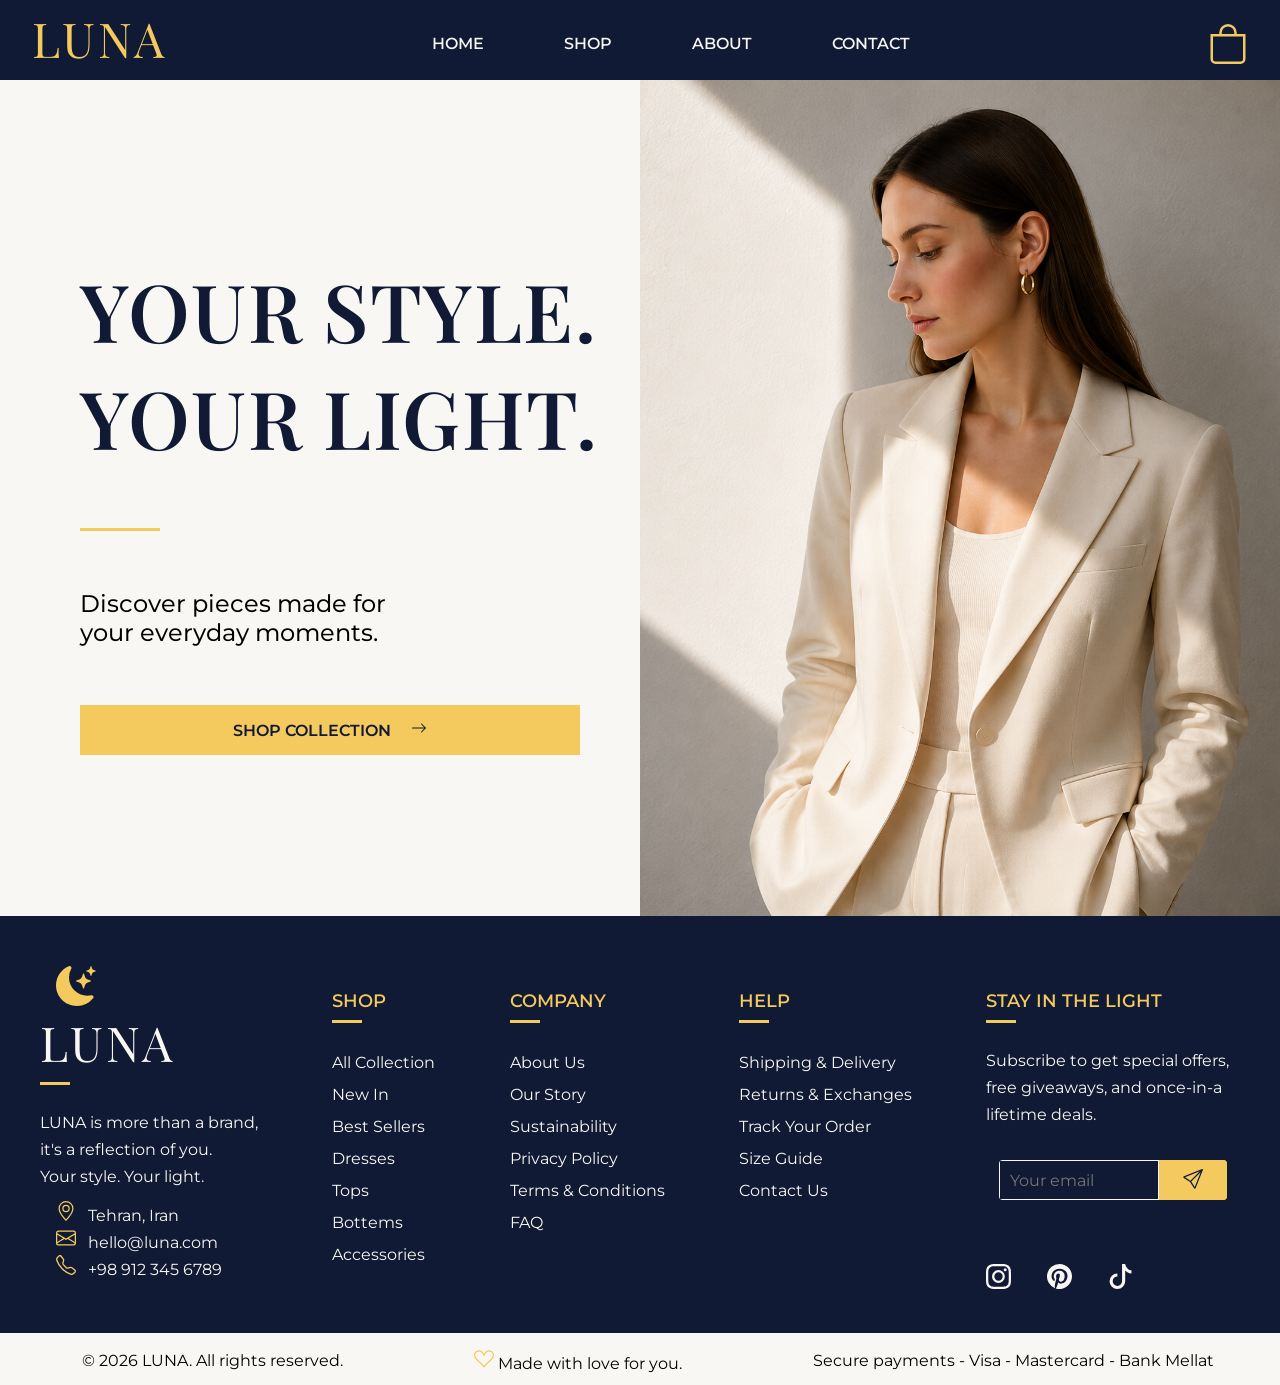
<file: index.html>
<!DOCTYPE html>
<html lang="en">
<head>
    <meta charset="UTF-8">
    <meta name="viewport" content="width=device-width, initial-scale=1.0">
    <title>LUNA</title>
    <link rel="stylesheet" href="style.css">
</head>
<body>
    <header>
        <nav class="navbar">
            <a href="index.html">LUNA</a>
            <a href="#">
                <svg xmlns="http://www.w3.org/2000/svg" width="16" height="16" fill="currentColor" class="bi bi-bag" viewBox="0 0 16 16">
                    <path d="M8 1a2.5 2.5 0 0 1 2.5 2.5V4h-5v-.5A2.5 2.5 0 0 1 8 1m3.5 3v-.5a3.5 3.5 0 1 0-7 0V4H1v10a2 2 0 0 0 2 2h10a2 2 0 0 0 2-2V4zM2 5h12v9a1 1 0 0 1-1 1H3a1 1 0 0 1-1-1z"/>
                </svg>
            </a>
            <ul class="nav-links">
                <li><a href="index.html">HOME</a></li>
                <li><a href="shop.html">SHOP</a></li>
                <li><a href="about.html">ABOUT</a></li>
                <li><a href="contact.html">CONTACT</a></li>
            </ul>
        </nav>
    </header>
<main class="main">
    <section class="hero">
        <div class="hero-content">
            <h1>YOUR STYLE.<br>YOUR LIGHT.</h1>
            <hr>
            <p>Discover pieces made for<br>your everyday moments.</p>
            <button type="button" class="button"><a href="card.html">SHOP COLLECTION <svg xmlns="http://www.w3.org/2000/svg" width="16" height="16" fill="currentColor" class="bi bi-arrow-right" viewBox="0 0 16 16">
  <path fill-rule="evenodd" d="M1 8a.5.5 0 0 1 .5-.5h11.793l-3.147-3.146a.5.5 0 0 1 .708-.708l4 4a.5.5 0 0 1 0 .708l-4 4a.5.5 0 0 1-.708-.708L13.293 8.5H1.5A.5.5 0 0 1 1 8"/>
</svg></a></button>
        </div>
        <br>
        <img src="./tool/507000af-eecb-46dc-9152-a35c69cf5ebc.png" alt="cream blazer">
    </section>
</main>
    <footer class="footer">
        <div class="footer-main">
            <div class="brand">
                <svg xmlns="http://www.w3.org/2000/svg" width="16" height="16" fill="currentColor" class="bi bi-moon-stars-fill" viewBox="0 0 16 16">
                    <path d="M6 .278a.77.77 0 0 1 .08.858 7.2 7.2 0 0 0-.878 3.46c0 4.021 3.278 7.277 7.318 7.277q.792-.001 1.533-.16a.79.79 0 0 1 .81.316.73.73 0 0 1-.031.893A8.35 8.35 0 0 1 8.344 16C3.734 16 0 12.286 0 7.71 0 4.266 2.114 1.312 5.124.06A.75.75 0 0 1 6 .278"/>
                    <path d="M10.794 3.148a.217.217 0 0 1 .412 0l.387 1.162c.173.518.579.924 1.097 1.097l1.162.387a.217.217 0 0 1 0 .412l-1.162.387a1.73 1.73 0 0 0-1.097 1.097l-.387 1.162a.217.217 0 0 1-.412 0l-.387-1.162A1.73 1.73 0 0 0 9.31 6.593l-1.162-.387a.217.217 0 0 1 0-.412l1.162-.387a1.73 1.73 0 0 0 1.097-1.097zM13.863.099a.145.145 0 0 1 .274 0l.258.774c.115.346.386.617.732.732l.774.258a.145.145 0 0 1 0 .274l-.774.258a1.16 1.16 0 0 0-.732.732l-.258.774a.145.145 0 0 1-.274 0l-.258-.774a1.16 1.16 0 0 0-.732-.732l-.774-.258a.145.145 0 0 1 0-.274l.774-.258c.346-.115.617-.386.732-.732z"/>
                </svg>
                <h2>LUNA</h2>
                <hr>
                <p>LUNA is more than a brand,</p>
                <p>it's a reflection of you.</p>
                <p>Your style. Your light.</p>
                <div class="contact">
                    <div>
                        <svg xmlns="http://www.w3.org/2000/svg" width="16" height="16" fill="currentColor" class="bi bi-geo-alt" viewBox="0 0 16 16">
                        <path d="M12.166 8.94c-.524 1.062-1.234 2.12-1.96 3.07A32 32 0 0 1 8 14.58a32 32 0 0 1-2.206-2.57c-.726-.95-1.436-2.008-1.96-3.07C3.304 7.867 3 6.862 3 6a5 5 0 0 1 10 0c0 .862-.305 1.867-.834 2.94M8 16s6-5.686 6-10A6 6 0 0 0 2 6c0 4.314 6 10 6 10"/>
                        <path d="M8 8a2 2 0 1 1 0-4 2 2 0 0 1 0 4m0 1a3 3 0 1 0 0-6 3 3 0 0 0 0 6"/>
                        </svg>
                        <a href="#" class="location">Tehran, Iran</a>
                    </div>
                    <div class="email">
                        <svg xmlns="http://www.w3.org/2000/svg" width="16" height="16" fill="currentColor" class="bi bi-envelope" viewBox="0 0 16 16">
                        <path d="M0 4a2 2 0 0 1 2-2h12a2 2 0 0 1 2 2v8a2 2 0 0 1-2 2H2a2 2 0 0 1-2-2zm2-1a1 1 0 0 0-1 1v.217l7 4.2 7-4.2V4a1 1 0 0 0-1-1zm13 2.383-4.708 2.825L15 11.105zm-.034 6.876-5.64-3.471L8 9.583l-1.326-.795-5.64 3.47A1 1 0 0 0 2 13h12a1 1 0 0 0 .966-.741M1 11.105l4.708-2.897L1 5.383z"/>
                        </svg>
                        <a href="#">hello@luna.com</a>
                    </div>
                    <div class="number">
                        <svg xmlns="http://www.w3.org/2000/svg" width="16" height="16" fill="currentColor" class="bi bi-telephone" viewBox="0 0 16 16">
                        <path d="M3.654 1.328a.678.678 0 0 0-1.015-.063L1.605 2.3c-.483.484-.661 1.169-.45 1.77a17.6 17.6 0 0 0 4.168 6.608 17.6 17.6 0 0 0 6.608 4.168c.601.211 1.286.033 1.77-.45l1.034-1.034a.678.678 0 0 0-.063-1.015l-2.307-1.794a.68.68 0 0 0-.58-.122l-2.19.547a1.75 1.75 0 0 1-1.657-.459L5.482 8.062a1.75 1.75 0 0 1-.46-1.657l.548-2.19a.68.68 0 0 0-.122-.58zM1.884.511a1.745 1.745 0 0 1 2.612.163L6.29 2.98c.329.423.445.974.315 1.494l-.547 2.19a.68.68 0 0 0 .178.643l2.457 2.457a.68.68 0 0 0 .644.178l2.189-.547a1.75 1.75 0 0 1 1.494.315l2.306 1.794c.829.645.905 1.87.163 2.611l-1.034 1.034c-.74.74-1.846 1.065-2.877.702a18.6 18.6 0 0 1-7.01-4.42 18.6 18.6 0 0 1-4.42-7.009c-.362-1.03-.037-2.137.703-2.877z"/>
                        </svg>
                        <a href="#">+98 912 345 6789</a>
                    </div>
                </div>
            </div>
            <div class="shop-links">
                <h3>SHOP</h3>
                <hr>
                <ul>
                    <li><a href="#">All Collection</a></li>
                    <li><a href="#">New In</a></li>
                    <li><a href="#">Best Sellers</a></li>
                    <li><a href="#">Dresses</a></li>
                    <li><a href="#">Tops</a></li>
                    <li><a href="#">Bottems</a></li>
                    <li><a href="#">Accessories</a></li>
                </ul>
            </div>
            <div class="company-links">
                <h3>COMPANY</h3>
                <hr>
                <ul>
                    <li><a href="#">About Us</a></li>
                    <li><a href="#">Our Story</a></li>
                    <li><a href="#">Sustainability</a></li>
                    <li><a href="#">Privacy Policy</a></li>
                    <li><a href="#">Terms & Conditions</a></li>
                    <li><a href="#">FAQ</a></li>
                </ul>
            </div>
            <div class="help-links">
                <h3>HELP</h3>
                <hr>
                <ul>
                    <li><a href="#">Shipping & Delivery</a></li>
                    <li><a href="#">Returns & Exchanges</a></li>
                    <li><a href="#">Track Your Order</a></li>
                    <li><a href="#">Size Guide</a></li>
                    <li><a href="#">Contact Us</a></li>
                </ul>
            </div>
            <div class="newsletter">
                <h3>STAY IN THE LIGHT</h3>
                <hr>
                <p>Subscribe to get special offers,</p>
                <p>free giveaways, and once-in-a</p>
                <p>lifetime deals.</p>
                    <form class="send-email"><input type="email" placeholder="Your email">
                    <button type="submit">
                    <svg xmlns="http://www.w3.org/2000/svg" width="16" height="16" fill="currentColor" class="bi bi-send" viewBox="0 0 16 16">
                    <path d="M15.854.146a.5.5 0 0 1 .11.54l-5.819 14.547a.75.75 0 0 1-1.329.124l-3.178-4.995L.643 7.184a.75.75 0 0 1 .124-1.33L15.314.037a.5.5 0 0 1 .54.11ZM6.636 10.07l2.761 4.338L14.13 2.576zm6.787-8.201L1.591 6.602l4.339 2.76z"/>
                    </svg>
                    </button></form>
                <div class="app">
                    <a href="#"><svg xmlns="http://www.w3.org/2000/svg" width="16" height="16" fill="currentColor" class="bi bi-instagram" viewBox="0 0 16 16">
  <path d="M8 0C5.829 0 5.556.01 4.703.048 3.85.088 3.269.222 2.76.42a3.9 3.9 0 0 0-1.417.923A3.9 3.9 0 0 0 .42 2.76C.222 3.268.087 3.85.048 4.7.01 5.555 0 5.827 0 8.001c0 2.172.01 2.444.048 3.297.04.852.174 1.433.372 1.942.205.526.478.972.923 1.417.444.445.89.719 1.416.923.51.198 1.09.333 1.942.372C5.555 15.99 5.827 16 8 16s2.444-.01 3.298-.048c.851-.04 1.434-.174 1.943-.372a3.9 3.9 0 0 0 1.416-.923c.445-.445.718-.891.923-1.417.197-.509.332-1.09.372-1.942C15.99 10.445 16 10.173 16 8s-.01-2.445-.048-3.299c-.04-.851-.175-1.433-.372-1.941a3.9 3.9 0 0 0-.923-1.417A3.9 3.9 0 0 0 13.24.42c-.51-.198-1.092-.333-1.943-.372C10.443.01 10.172 0 7.998 0zm-.717 1.442h.718c2.136 0 2.389.007 3.232.046.78.035 1.204.166 1.486.275.373.145.64.319.92.599s.453.546.598.92c.11.281.24.705.275 1.485.039.843.047 1.096.047 3.231s-.008 2.389-.047 3.232c-.035.78-.166 1.203-.275 1.485a2.5 2.5 0 0 1-.599.919c-.28.28-.546.453-.92.598-.28.11-.704.24-1.485.276-.843.038-1.096.047-3.232.047s-2.39-.009-3.233-.047c-.78-.036-1.203-.166-1.485-.276a2.5 2.5 0 0 1-.92-.598 2.5 2.5 0 0 1-.6-.92c-.109-.281-.24-.705-.275-1.485-.038-.843-.046-1.096-.046-3.233s.008-2.388.046-3.231c.036-.78.166-1.204.276-1.486.145-.373.319-.64.599-.92s.546-.453.92-.598c.282-.11.705-.24 1.485-.276.738-.034 1.024-.044 2.515-.045zm4.988 1.328a.96.96 0 1 0 0 1.92.96.96 0 0 0 0-1.92m-4.27 1.122a4.109 4.109 0 1 0 0 8.217 4.109 4.109 0 0 0 0-8.217m0 1.441a2.667 2.667 0 1 1 0 5.334 2.667 2.667 0 0 1 0-5.334"/>
</svg></a>
                    <a href="#"><svg xmlns="http://www.w3.org/2000/svg" width="16" height="16" fill="currentColor" class="bi bi-pinterest" viewBox="0 0 16 16">
  <path d="M8 0a8 8 0 0 0-2.915 15.452c-.07-.633-.134-1.606.027-2.297.146-.625.938-3.977.938-3.977s-.239-.479-.239-1.187c0-1.113.645-1.943 1.448-1.943.682 0 1.012.512 1.012 1.127 0 .686-.437 1.712-.663 2.663-.188.796.4 1.446 1.185 1.446 1.422 0 2.515-1.5 2.515-3.664 0-1.915-1.377-3.254-3.342-3.254-2.276 0-3.612 1.707-3.612 3.471 0 .688.265 1.425.595 1.826a.24.24 0 0 1 .056.23c-.061.252-.196.796-.222.907-.035.146-.116.177-.268.107-1-.465-1.624-1.926-1.624-3.1 0-2.523 1.834-4.84 5.286-4.84 2.775 0 4.932 1.977 4.932 4.62 0 2.757-1.739 4.976-4.151 4.976-.811 0-1.573-.421-1.834-.919l-.498 1.902c-.181.695-.669 1.566-.995 2.097A8 8 0 1 0 8 0"/>
</svg></a>
                    <a href="#"><svg xmlns="http://www.w3.org/2000/svg" width="16" height="16" fill="currentColor" class="bi bi-tiktok" viewBox="0 0 16 16">
  <path d="M9 0h1.98c.144.715.54 1.617 1.235 2.512C12.895 3.389 13.797 4 15 4v2c-1.753 0-3.07-.814-4-1.829V11a5 5 0 1 1-5-5v2a3 3 0 1 0 3 3z"/>
</svg></a>
                </div>
            </div>
        </div>
        <div class="footer-bottom">
            <p>© 2026 LUNA. All rights reserved.</p>
            <p><svg xmlns="http://www.w3.org/2000/svg" width="16" height="16" fill="currentColor" class="bi bi-suit-heart" viewBox="0 0 16 16">
            <path d="m8 6.236-.894-1.789c-.222-.443-.607-1.08-1.152-1.595C5.418 2.345 4.776 2 4 2 2.324 2 1 3.326 1 4.92c0 1.211.554 2.066 1.868 3.37.337.334.721.695 1.146 1.093C5.122 10.423 6.5 11.717 8 13.447c1.5-1.73 2.878-3.024 3.986-4.064.425-.398.81-.76 1.146-1.093C14.446 6.986 15 6.131 15 4.92 15 3.326 13.676 2 12 2c-.777 0-1.418.345-1.954.852-.545.515-.93 1.152-1.152 1.595zm.392 8.292a.513.513 0 0 1-.784 0c-1.601-1.902-3.05-3.262-4.243-4.381C1.3 8.208 0 6.989 0 4.92 0 2.755 1.79 1 4 1c1.6 0 2.719 1.05 3.404 2.008.26.365.458.716.596.992a7.6 7.6 0 0 1 .596-.992C9.281 2.049 10.4 1 12 1c2.21 0 4 1.755 4 3.92 0 2.069-1.3 3.288-3.365 5.227-1.193 1.12-2.642 2.48-4.243 4.38z"/>
            </svg>  Made with love for you.</p>
            <div class="payment-methods">
                <span>Secure payments -</span>
                <span>Visa -</span>
                <span>Mastercard -</span>
                <span>Bank Mellat</span>
            </div>
        </div>
    </footer>
</body>
</html>
</file>
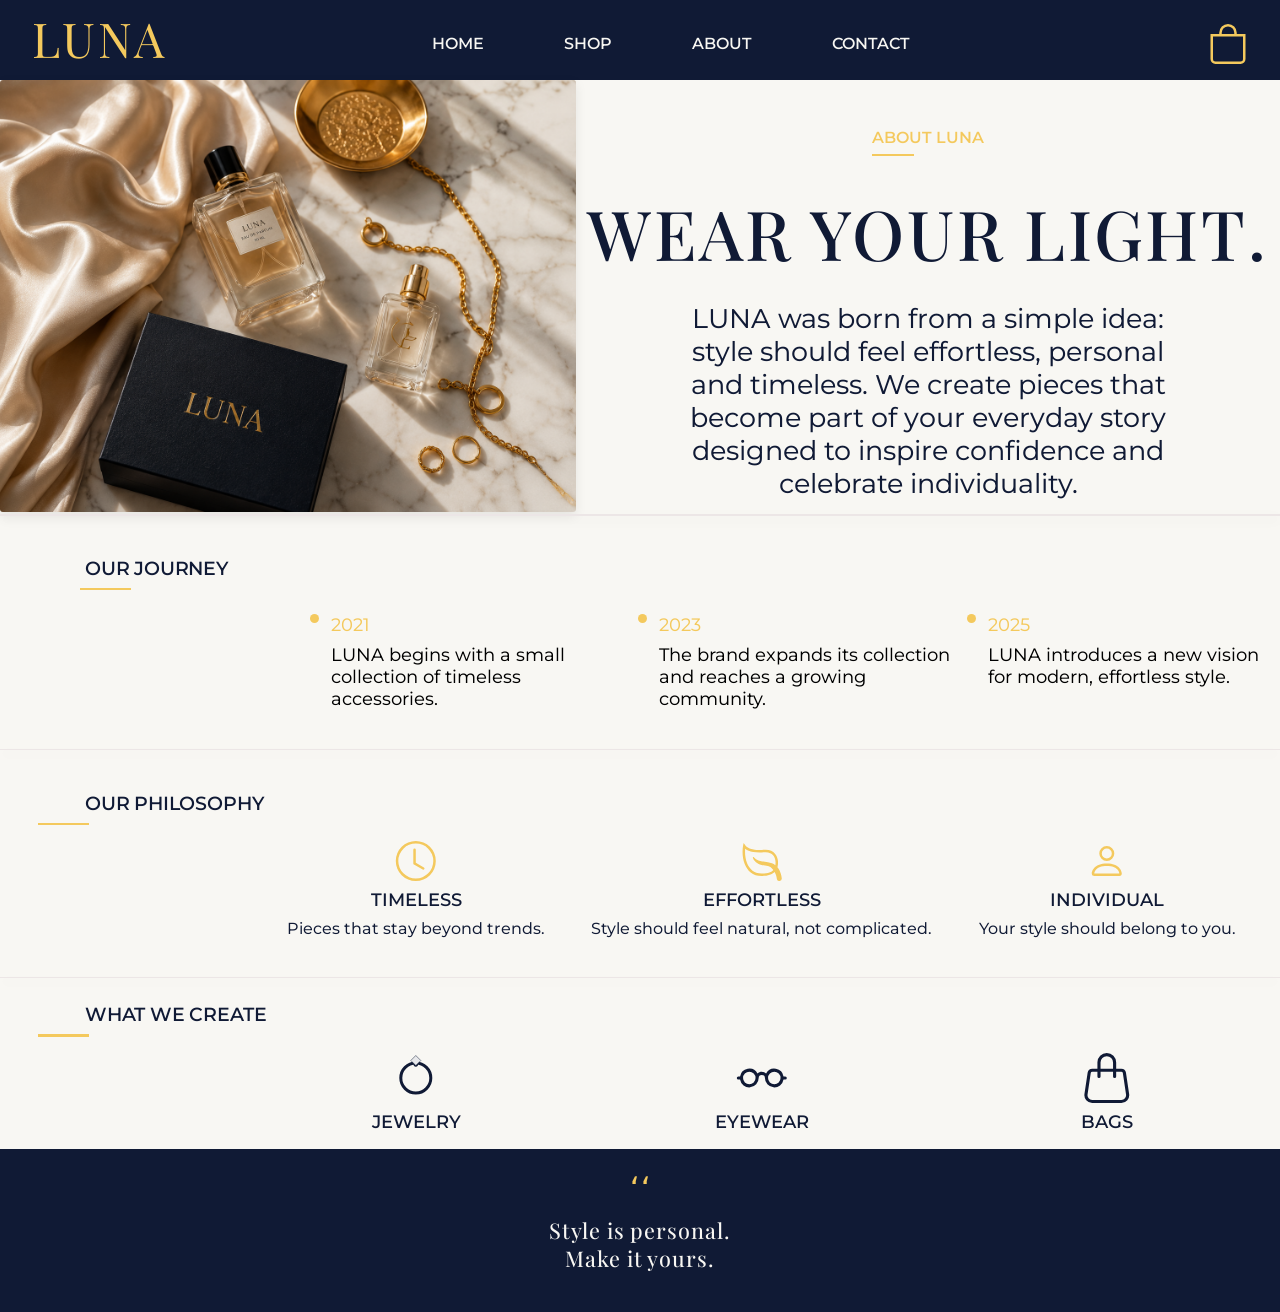
<file: about.html>
<!DOCTYPE html>
<html lang="en">
<head>
    <meta charset="UTF-8">
    <meta name="viewport" content="width=device-width, initial-scale=1.0">
    <title>About LUNA</title>
    <link rel="stylesheet" href="style3.css">
</head>
<body>
    <header>
        <nav class="navbar">
            <a href="index.html">LUNA</a>
            <a href="#">
                <svg xmlns="http://www.w3.org/2000/svg" width="16" height="16" fill="currentColor" class="bi bi-bag" viewBox="0 0 16 16">
                    <path d="M8 1a2.5 2.5 0 0 1 2.5 2.5V4h-5v-.5A2.5 2.5 0 0 1 8 1m3.5 3v-.5a3.5 3.5 0 1 0-7 0V4H1v10a2 2 0 0 0 2 2h10a2 2 0 0 0 2-2V4zM2 5h12v9a1 1 0 0 1-1 1H3a1 1 0 0 1-1-1z"/>
                </svg>
            </a>
            <ul class="nav-links">
                <li><a href="index.html">HOME</a></li>
                <li><a href="shop.html">SHOP</a></li>
                <li><a href="about.html">ABOUT</a></li>
                <li><a href="contact.html">CONTACT</a></li>
            </ul>
        </nav>
    </header>
    <main class="body-main">
        <section class="hero">
            <div class="about-hero">
                <h1>ABOUT LUNA</h1>
                <hr>
                <h3>.WEAR YOUR LIGHT</h3>
                <p>LUNA was born from a simple idea: style should feel effortless, personal and timeless. We create pieces that become part of your everyday story designed to inspire confidence and celebrate individuality.</p>
            </div>
            <div class="image-hero"><img src="./tool/ChatGPT Image Aug 31, 2026, 12_38_02 PM.png" alt="luna-jewelries"></div>
        </section>
        <section class="journey">
        <div class="journey-title">
        <h2>OUR JOURNEY</h2>
        <hr></div>
            <div class="timeline">
                <div class="timeline-item">
                    <div class="dot"></div>
                    <div class="timeline-content"><span class="year">2021</span>
                    <div class="event">
                        <p>LUNA begins with a small collection of timeless accessories.</p>
                    </div></div>
                </div>
                <div class="timeline-item">
                    <div class="dot"></div>
                    <div class="timeline-content"><span class="year">2023</span>
                    <div class="event">
                        <p>The brand expands its collection and reaches a growing community.</p>
                    </div></div>
                </div>
                <div class="timeline-item">
                    <div class="dot"></div>
                    <div class="timeline-content"><span class="year">2025</span>
                    <div class="event">
                        <p>LUNA introduces a new vision for modern, effortless style.</p>
                    </div></div>
                </div>
            </div>
        </section>
        <br><br>
        <section class="philosophy">
            <div class="philosophy-title">
            <h2>OUR PHILOSOPHY</h2>
            <hr></div>
                <div class="contents">
                    <div class="philosophy-content">
                        <svg xmlns="http://www.w3.org/2000/svg" width="16" height="16" fill="currentColor" class="bi bi-clock" viewBox="0 0 16 16">
                        <path d="M8 3.5a.5.5 0 0 0-1 0V9a.5.5 0 0 0 .252.434l3.5 2a.5.5 0 0 0 .496-.868L8 8.71z"/>
                        <path d="M8 16A8 8 0 1 0 8 0a8 8 0 0 0 0 16m7-8A7 7 0 1 1 1 8a7 7 0 0 1 14 0"/>
                        </svg>
                        <h4>TIMELESS</h4>
                        <p>Pieces that stay beyond trends.</p>
                    </div>
                    <div class="philosophy-content">
                        <svg xmlns="http://www.w3.org/2000/svg" width="16" height="16" fill="currentColor" class="bi bi-leaf" viewBox="0 0 16 16">
                        <path d="M1.4 1.7c.216.289.65.84 1.725 1.274 1.093.44 2.884.774 5.834.528l.37-.023c1.823-.06 3.117.598 3.956 1.579C14.16 6.082 14.5 7.41 14.5 8.5c0 .58-.032 1.285-.229 1.997q.198.248.382.54c.756 1.2 1.19 2.563 1.348 3.966a1 1 0 0 1-1.98.198c-.13-.97-.397-1.913-.868-2.77C12.173 13.386 10.565 14 8 14c-1.854 0-3.32-.544-4.45-1.435-1.125-.887-1.89-2.095-2.391-3.383C.16 6.62.16 3.646.509 1.902L.73.806zm-.05 1.39c-.146 1.609-.008 3.809.74 5.728.457 1.17 1.13 2.213 2.079 2.961.942.744 2.185 1.22 3.83 1.221 2.588 0 3.91-.66 4.609-1.445-1.789-2.46-4.121-1.213-6.342-2.68-.74-.488-1.735-1.323-1.844-2.308-.023-.214.237-.274.38-.112 1.4 1.6 3.573 1.757 5.59 2.045 1.227.215 2.21.526 3.033 1.158.058-.39.075-.782.075-1.158 0-.91-.288-1.988-.975-2.792-.626-.732-1.622-1.281-3.167-1.229l-.316.02c-3.05.253-5.01-.08-6.291-.598a5.3 5.3 0 0 1-1.4-.811"/>
                        </svg>
                        <h4>EFFORTLESS</h4>
                        <p>Style should feel natural, not complicated.</p>
                    </div>
                    <div class="philosophy-content">
                        <svg xmlns="http://www.w3.org/2000/svg" width="16" height="16" fill="currentColor" class="bi bi-person" viewBox="0 0 16 16">
                        <path d="M8 8a3 3 0 1 0 0-6 3 3 0 0 0 0 6m2-3a2 2 0 1 1-4 0 2 2 0 0 1 4 0m4 8c0 1-1 1-1 1H3s-1 0-1-1 1-4 6-4 6 3 6 4m-1-.004c-.001-.246-.154-.986-.832-1.664C11.516 10.68 10.289 10 8 10s-3.516.68-4.168 1.332c-.678.678-.83 1.418-.832 1.664z"/>
                        </svg>
                        <h4>INDIVIDUAL</h4>
                        <p>Your style should belong to you.</p>
                    </div>
                </div>
        </section>
        <section class="creation">
            <div class="creation-title">
            <h2>WHAT WE CREATE</h2>
            <hr></div>
            <div class="contents">
                <div class="creation-content">
                    <svg width="200" height="200" viewBox="0 0 200 200" xmlns="http://www.w3.org/2000/svg">
                    <circle cx="100" cy="100" r="60" stroke="currentColor" stroke-width="12" fill="none" />
                    <ellipse cx="100" cy="40" rx="10" ry="15" fill="currentColor"/><polygon points="100,10 120,30 100,50 80,30" fill="currentColor" stroke="currentColor" stroke-width="2">
                    <animate attributeName="fill" values="currentColor; #ffffff; currentColor" dur="3s" repeatCount="indefinite" /></polygon>
                </svg>
                    <h4>JEWELRY</h4>
                </div>
                <div class="creation-content">
                    <svg xmlns="http://www.w3.org/2000/svg" width="16" height="16" fill="currentColor" class="bi bi-eyeglasses" viewBox="0 0 16 16">
                    <path d="M4 6a2 2 0 1 1 0 4 2 2 0 0 1 0-4m2.625.547a3 3 0 0 0-5.584.953H.5a.5.5 0 0 0 0 1h.541A3 3 0 0 0 7 8a1 1 0 0 1 2 0 3 3 0 0 0 5.959.5h.541a.5.5 0 0 0 0-1h-.541a3 3 0 0 0-5.584-.953A2 2 0 0 0 8 6c-.532 0-1.016.208-1.375.547M14 8a2 2 0 1 1-4 0 2 2 0 0 1 4 0"/>
                    </svg>
                    <h4>EYEWEAR</h4>
                </div>
                <div class="creation-content">
                    <svg xmlns="http://www.w3.org/2000/svg" width="16" height="16" fill="currentColor" class="bi bi-handbag" viewBox="0 0 16 16">
                    <path d="M8 1a2 2 0 0 1 2 2v2H6V3a2 2 0 0 1 2-2m3 4V3a3 3 0 1 0-6 0v2H3.36a1.5 1.5 0 0 0-1.483 1.277L.85 13.13A2.5 2.5 0 0 0 3.322 16h9.355a2.5 2.5 0 0 0 2.473-2.87l-1.028-6.853A1.5 1.5 0 0 0 12.64 5zm-1 1v1.5a.5.5 0 0 0 1 0V6h1.639a.5.5 0 0 1 .494.426l1.028 6.851A1.5 1.5 0 0 1 12.678 15H3.322a1.5 1.5 0 0 1-1.483-1.723l1.028-6.851A.5.5 0 0 1 3.36 6H5v1.5a.5.5 0 1 0 1 0V6z"/>
                    </svg>
                    <h4>BAGS</h4>
                </div>
            </div>
        </section>
    </main>
    <footer>
        <p class="comma">،،</p>
        <br>
        <p class="footer-p">Style is personal.<br>Make it yours.</p>
        <br>
    </footer>
</body>
</html>
</file>
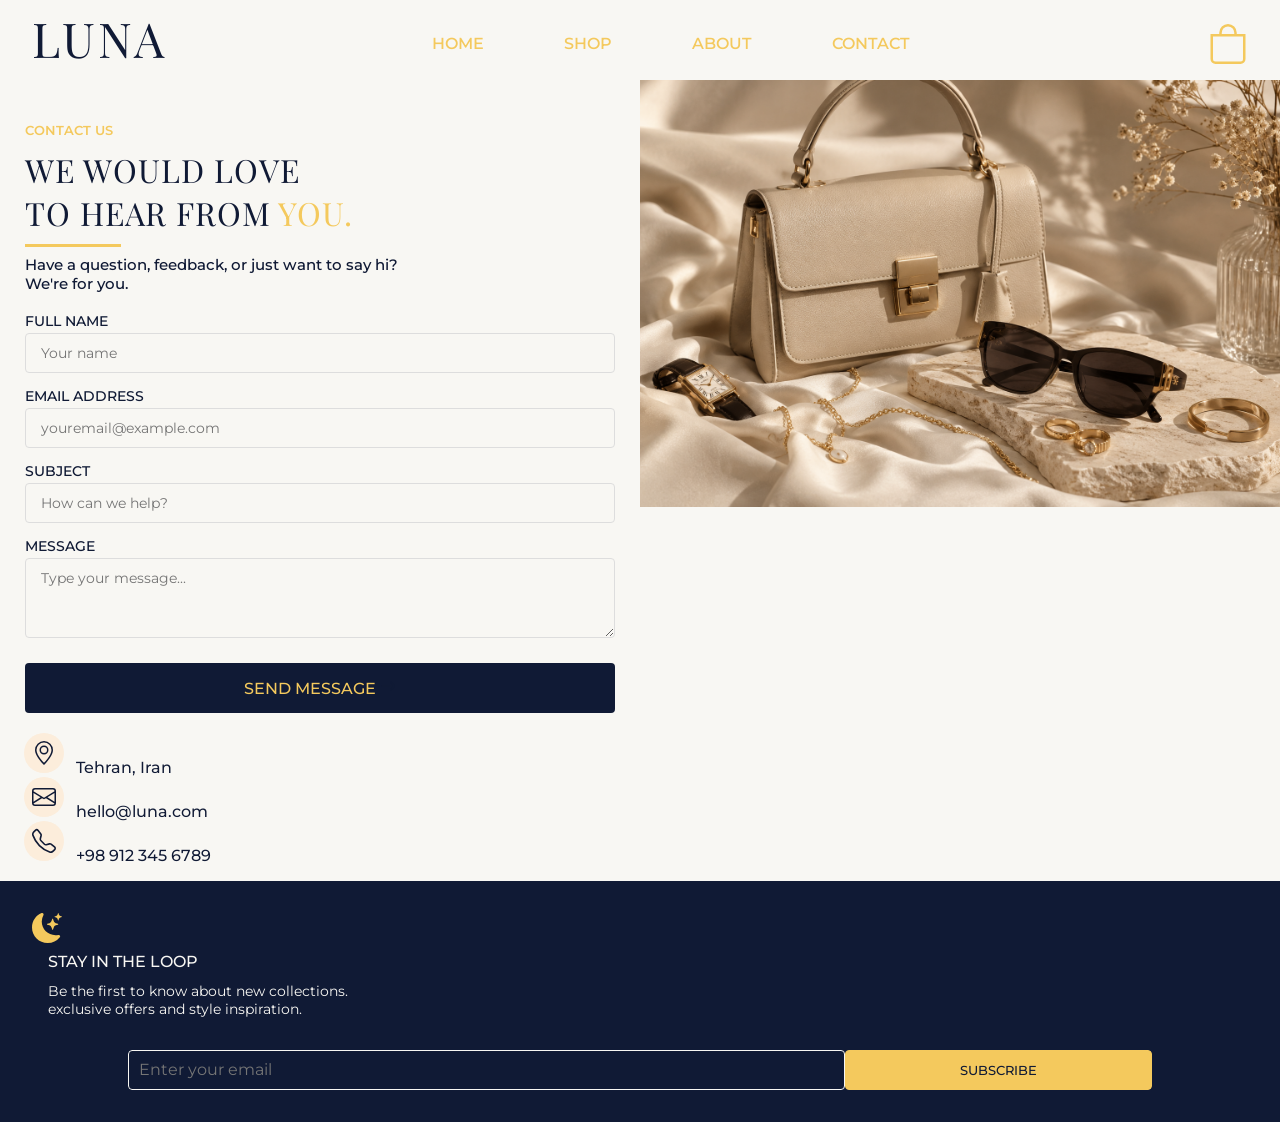
<file: contact.html>
<!DOCTYPE html>
<html lang="en">
<head>
    <meta charset="UTF-8">
    <meta name="viewport" content="width=device-width, initial-scale=1.0">
    <title>CONTACT LUNA</title>
    <link rel="stylesheet" href="style4.css">
</head>
<body>
    <header>
        <nav class="navbar">
            <a href="index.html">LUNA</a>
            <a href="#">
                <svg xmlns="http://www.w3.org/2000/svg" width="16" height="16" fill="currentColor" class="bi bi-bag" viewBox="0 0 16 16">
                    <path d="M8 1a2.5 2.5 0 0 1 2.5 2.5V4h-5v-.5A2.5 2.5 0 0 1 8 1m3.5 3v-.5a3.5 3.5 0 1 0-7 0V4H1v10a2 2 0 0 0 2 2h10a2 2 0 0 0 2-2V4zM2 5h12v9a1 1 0 0 1-1 1H3a1 1 0 0 1-1-1z"/>
                </svg>
            </a>
            <ul class="nav-links">
                <li><a href="index.html">HOME</a></li>
                <li><a href="shop.html">SHOP</a></li>
                <li><a href="about.html">ABOUT</a></li>
                <li><a href="contact.html">CONTACT</a></li>
            </ul>
        </nav>
    </header>
    <main>
        <section class="hero-and-image">
        <div class="hero-img">
            <img src="./tool/a_luxurious_still_life_flat_lay_product_photo_sc.png" alt="product photo">
        </div>
        <div class="hero">
            <h1>CONTACT US</h1>
            <p class="hero-p">WE WOULD LOVE<br>TO HEAR FROM <span>YOU.</span></p>
            <hr>
            <p class="hero-second-p">Have a question, feedback, or just want to say hi? <br>We're for you.</p>
            <form class="sign-up-form">
                <label for="name">FULL NAME</label>
                <input type="text" id="name" required placeholder="Your name">
                <label for="email">EMAIL ADDRESS</label>
                <input type="email" id="email" required placeholder="youremail@example.com">
                <label for="subject">SUBJECT</label>
                <input type="text" id="subject" required placeholder="How can we help?">
                <label for="message">MESSAGE</label>
                <textarea id="message" placeholder="Type your message..."></textarea>
                <button type="submit">SEND MESSAGE <svg xmlns="http://www.w3.org/2000/svg" width="16" height="16" fill="currentColor" class="bi bi-arrow-right" viewBox="0 0 16 16">
  <path fill-rule="evenodd" d="M1 8a.5.5 0 0 1 .5-.5h11.793l-3.147-3.146a.5.5 0 0 1 .708-.708l4 4a.5.5 0 0 1 0 .708l-4 4a.5.5 0 0 1-.708-.708L13.293 8.5H1.5A.5.5 0 0 1 1 8"/>
</svg></button>
            </form>
        </div>
        </section>
        <section class="contact">
                <div class="location">
                    <svg xmlns="http://www.w3.org/2000/svg" width="16" height="16" fill="currentColor" class="bi bi-geo-alt" viewBox="0 0 16 16">
                    <path d="M12.166 8.94c-.524 1.062-1.234 2.12-1.96 3.07A32 32 0 0 1 8 14.58a32 32 0 0 1-2.206-2.57c-.726-.95-1.436-2.008-1.96-3.07C3.304 7.867 3 6.862 3 6a5 5 0 0 1 10 0c0 .862-.305 1.867-.834 2.94M8 16s6-5.686 6-10A6 6 0 0 0 2 6c0 4.314 6 10 6 10"/>
                    <path d="M8 8a2 2 0 1 1 0-4 2 2 0 0 1 0 4m0 1a3 3 0 1 0 0-6 3 3 0 0 0 0 6"/>
                    </svg>
                    <a href="#" class="location">Tehran, Iran</a>
                </div>
                <div class="email">
                    <svg xmlns="http://www.w3.org/2000/svg" width="16" height="16" fill="currentColor" class="bi bi-envelope" viewBox="0 0 16 16">
                    <path d="M0 4a2 2 0 0 1 2-2h12a2 2 0 0 1 2 2v8a2 2 0 0 1-2 2H2a2 2 0 0 1-2-2zm2-1a1 1 0 0 0-1 1v.217l7 4.2 7-4.2V4a1 1 0 0 0-1-1zm13 2.383-4.708 2.825L15 11.105zm-.034 6.876-5.64-3.471L8 9.583l-1.326-.795-5.64 3.47A1 1 0 0 0 2 13h12a1 1 0 0 0 .966-.741M1 11.105l4.708-2.897L1 5.383z"/>
                    </svg>
                    <a href="#">hello@luna.com</a>
                </div>
                <div class="number">
                    <svg xmlns="http://www.w3.org/2000/svg" width="16" height="16" fill="currentColor" class="bi bi-telephone" viewBox="0 0 16 16">
                    <path d="M3.654 1.328a.678.678 0 0 0-1.015-.063L1.605 2.3c-.483.484-.661 1.169-.45 1.77a17.6 17.6 0 0 0 4.168 6.608 17.6 17.6 0 0 0 6.608 4.168c.601.211 1.286.033 1.77-.45l1.034-1.034a.678.678 0 0 0-.063-1.015l-2.307-1.794a.68.68 0 0 0-.58-.122l-2.19.547a1.75 1.75 0 0 1-1.657-.459L5.482 8.062a1.75 1.75 0 0 1-.46-1.657l.548-2.19a.68.68 0 0 0-.122-.58zM1.884.511a1.745 1.745 0 0 1 2.612.163L6.29 2.98c.329.423.445.974.315 1.494l-.547 2.19a.68.68 0 0 0 .178.643l2.457 2.457a.68.68 0 0 0 .644.178l2.189-.547a1.75 1.75 0 0 1 1.494.315l2.306 1.794c.829.645.905 1.87.163 2.611l-1.034 1.034c-.74.74-1.846 1.065-2.877.702a18.6 18.6 0 0 1-7.01-4.42 18.6 18.6 0 0 1-4.42-7.009c-.362-1.03-.037-2.137.703-2.877z"/>
                    </svg>
                    <a href="#">+98 912 345 6789</a>
                </div>
        </section>
    </main>
    <footer>
        <div class="main-footer">
            <svg xmlns="http://www.w3.org/2000/svg" width="16" height="16" fill="currentColor" class="bi bi-moon-stars-fill" viewBox="0 0 16 16">
            <path d="M6 .278a.77.77 0 0 1 .08.858 7.2 7.2 0 0 0-.878 3.46c0 4.021 3.278 7.277 7.318 7.277q.792-.001 1.533-.16a.79.79 0 0 1 .81.316.73.73 0 0 1-.031.893A8.35 8.35 0 0 1 8.344 16C3.734 16 0 12.286 0 7.71 0 4.266 2.114 1.312 5.124.06A.75.75 0 0 1 6 .278"/>
            <path d="M10.794 3.148a.217.217 0 0 1 .412 0l.387 1.162c.173.518.579.924 1.097 1.097l1.162.387a.217.217 0 0 1 0 .412l-1.162.387a1.73 1.73 0 0 0-1.097 1.097l-.387 1.162a.217.217 0 0 1-.412 0l-.387-1.162A1.73 1.73 0 0 0 9.31 6.593l-1.162-.387a.217.217 0 0 1 0-.412l1.162-.387a1.73 1.73 0 0 0 1.097-1.097zM13.863.099a.145.145 0 0 1 .274 0l.258.774c.115.346.386.617.732.732l.774.258a.145.145 0 0 1 0 .274l-.774.258a1.16 1.16 0 0 0-.732.732l-.258.774a.145.145 0 0 1-.274 0l-.258-.774a1.16 1.16 0 0 0-.732-.732l-.774-.258a.145.145 0 0 1 0-.274l.774-.258c.346-.115.617-.386.732-.732z"/>
        </svg>
        <div class="p-h3">
            <h3>STAY IN THE LOOP</h3>
            <p>Be the first to know about new collections.</p>
            <p>exclusive offers and style inspiration.</p>
        </div>
            <form class="send-email">
                <input type="email" placeholder="Enter your email">
                <button type="submit">SUBSCRIBE</button>
            </form>
        </div>
    </footer>
</body>
</html>
</file>
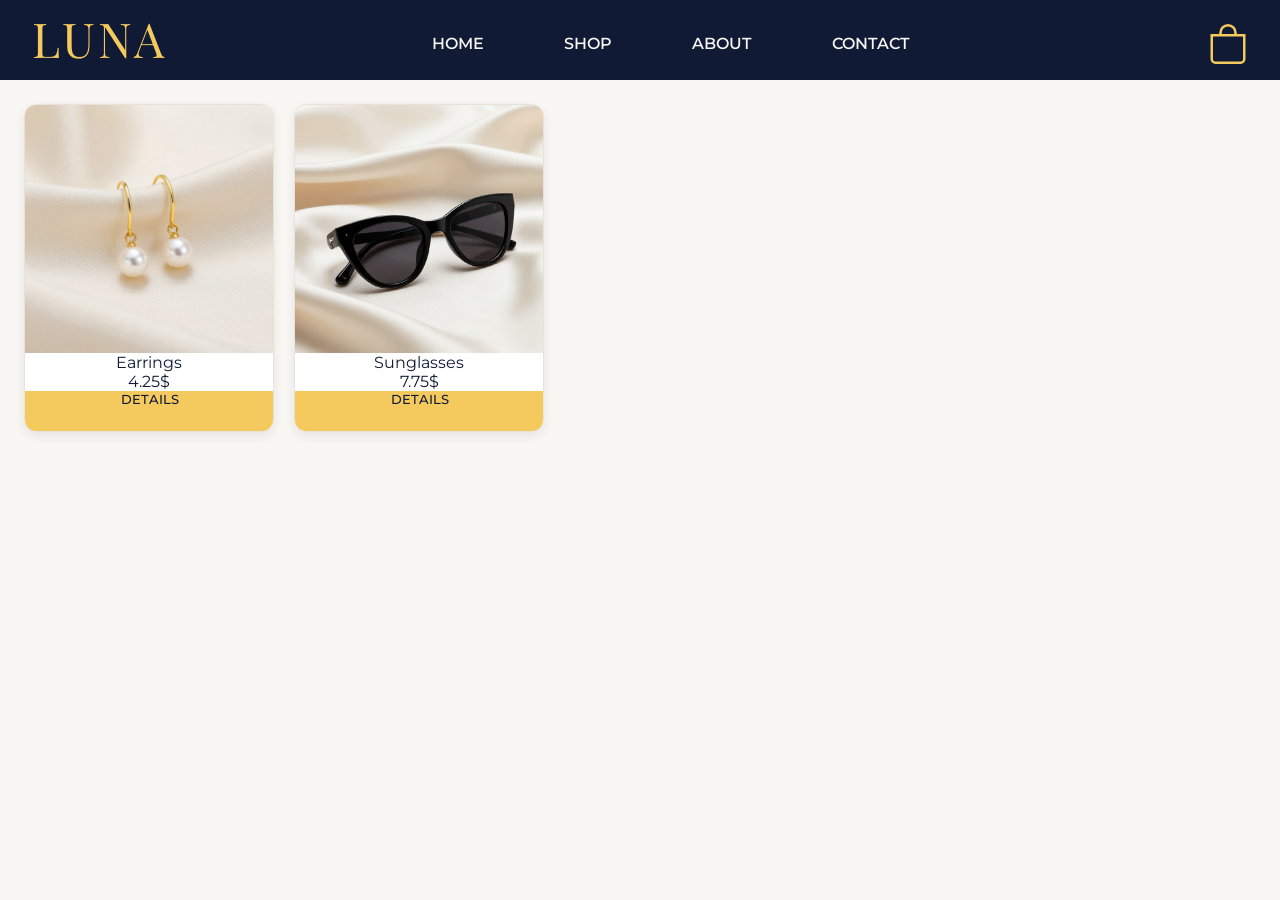
<file: shop.html>
<!DOCTYPE html>
<html lang="en">
<head>
    <meta charset="UTF-8">
    <meta name="viewport" content="width=device-width, initial-scale=1.0">
    <title>Shop</title>
    <link rel="stylesheet" href="style1.css">
</head>
<body>
    <header>
        <nav class="navbar">
            <a href="index.html">LUNA</a>
            <a href="#">
                <svg xmlns="http://www.w3.org/2000/svg" width="16" height="16" fill="currentColor" class="bi bi-bag" viewBox="0 0 16 16">
                    <path d="M8 1a2.5 2.5 0 0 1 2.5 2.5V4h-5v-.5A2.5 2.5 0 0 1 8 1m3.5 3v-.5a3.5 3.5 0 1 0-7 0V4H1v10a2 2 0 0 0 2 2h10a2 2 0 0 0 2-2V4zM2 5h12v9a1 1 0 0 1-1 1H3a1 1 0 0 1-1-1z"/>
                </svg>
            </a>
            <ul class="nav-links">
                <li><a href="index.html">HOME</a></li>
                <li><a href="card.html">SHOP</a></li>
                <li><a href="about.html">ABOUT</a></li>
                <li><a href="contact.html">CONTACT</a></li>
            </ul>
        </nav>
    </header>
    <div class="container">
        <div class="product-one">
            <img src="./tool/Earrings.png" alt="earing">
            <h3>Earrings</h3>
            <p>4.25$</p>
            <button type="button" class="button"><a href="#">DETAILS</a> </button>
        </div>
        <div class="product-two">
            <img src="./tool/Sunglasses.png" alt="sunglasses">
            <h3>Sunglasses</h3>
            <p>7.75$</p>
            <button type="button" class="button"><a href="product.html">DETAILS</a></button>
        </div>
    </div>
</body>
</html>
</file>
<file: style.css>
@font-face {
    font-family: montserrat;
    src: url(./tool/Montserrat-VariableFont_wght.ttf);
}
@font-face {
    font-family: playfair;
    src: url(./tool/PlayfairDisplay-VariableFont_wght.ttf);
}
:root {
    /* رنگ‌ها */
    --primary-color: #101A35; 
    --accent-color: #F4C95D; 
    --bg-color: #F8F7F3;    
    --text-color: #151A27; 
    /* فونت‌ها */
    --font-main: "playfair";
    --font-sub: "montserrat";
}

* {
    box-sizing: border-box;
    margin: 0;
    padding: 0;
}

body{
    background-color: var(--bg-color);
    height: 100vh;
    display: flex;
    flex-direction: column;
}

.navbar {
    height: 128px;
    background-color: var(--primary-color);
    display: flex;
    align-items: center;
    justify-content: space-between;
    flex-wrap: wrap;
}

.navbar > a:nth-child(2) {
    display: flex;
    align-items: center;
}

.nav-links a{
    color: var(--bg-color);
}

.nav-links{
    list-style: none;
    font-family: var(--font-sub);
    display: flex;
    flex-direction: row;
    justify-content: space-around;
    gap: 0.2rem;
    flex-basis: 100%;
    font-size: 0.9rem;
    margin-bottom: 1rem;
    font-weight: 550;
}

.navbar a{
    text-decoration: none;
}

.navbar > a{
    font-family: var(--font-main);
    color: var(--accent-color);
    font-size: 2rem;
    margin-left: 2rem;
    margin-top: 0.4rem;
    letter-spacing: 0.05em;

}

.navbar svg{
    color: var(--accent-color);
    width: 1.7rem;
    height: 1.7rem;
    margin-right: 2rem;
    margin-top: 0.7rem;
    text-decoration: none;
    display: block;
}

.hero {
    height: auto;
}

.hero-content h1{
    font-family: var(--font-main);
    font-size: 2.4rem;
    letter-spacing: 0.02em;
    color: var(--primary-color);
    font-weight: 580;
    margin-top: 3rem;
    margin-left: 2rem;
}

.hero-content hr{
    width: 60px;
    margin-left: 2rem;
    margin-top: 1.2rem;
    background-color: var(--accent-color);
    height: 3px;
    border: none;
}

.hero-content p{
    font-family: var(--font-sub);
    margin-left: 2rem;
    margin-top: 1.5rem;
    font-size: 1.2rem;
    font-weight:450;
}

.button{
    background-color: var(--accent-color);
    border: var(--accent-color);
    margin-left: 2rem;
    margin-top: 2.9rem;
    height: 50px;
    width: 230px;
}
.button a{
    font-family: var(--font-sub);
    color:var(--primary-color) ;
    text-decoration: none;
    font-weight: 600;
    font-size: medium;
}
.button svg{
    color: var(--primary-color);
    font-size: medium;
    margin-left: 1rem;
    font-weight: 700;
}

.hero img{
    object-fit: cover;
    width: 100%;
    display: block;
}
.main {
    flex: 1;
}
.footer{
    font-family: var(--font-sub);
}
.footer-main {
    display: flex;
    flex-direction: column;
    justify-content: space-between;
    padding: 50px 40px 40px;
    background-color: var(--primary-color);
}
.shop-links,
.company-links,
.help-links,
.newsletter{
    margin-top: 1.5rem;
}
.footer-main h2{
    font-size: 3rem;
    font-weight: lighter;
    font-family: var(--font-main);
    color: var(--bg-color);
    letter-spacing: 0.05em;
    margin-bottom: 0.5rem;
    margin-top: 0;
}
.footer-main ul {
    list-style: none;
    padding: 0;
    margin: 0;
}
.footer-main p{
    line-height: 1.7;
}
.footer-main li{
    line-height: 2;
}
.brand svg{
    color: var(--accent-color);
    width: 40px;
    height: 40px;
    margin-left: 1rem;
}

.contact svg{
    width: 20px;
    height: 20px;    
    color: var(--accent-color);
    margin-right: 0.5rem;
}
.contact {
    margin-top: 0.7rem;
    line-height:1.5 ;
}
.footer-main a {
    text-decoration: none;
    color: var(--bg-color);
}

.footer-main p,
.footer-main h2 {
    color: var(--bg-color);
}
.footer-main h3 {
    font-size:large;
    font-weight:550;
    color: var(--accent-color);
    margin-bottom: 0.5rem;
}
.footer-main hr{
    width: 30px;
    background-color: var(--accent-color);
    height: 2.7px;
    border: none;
    margin-bottom: 1.5rem;
}

.send-email {
    height: 2.5rem;
    border-radius: 4px;
    overflow: hidden;
    width: 90%;
    margin: 2rem auto;
    display: flex;
    align-items: center;
    justify-content: center;
}

.send-email input{
    border: 1px solid var(--bg-color);
    height: 100%;
    background-color: var(--primary-color);
    color: var(--bg-color);
    font-family: var(--font-sub);
    font-size: medium;
    width:70%;
    margin: 0;
    padding-left: 10px;
}
.send-email button{
    width: 30%;
    margin: 0;
    height: 100%;
    font-size: small;
    color: var(--primary-color);
    background-color: var(--accent-color);
    border:     1px solid var(--accent-color);
}
.send-email svg{
    width: 20px;
    height: 20px;
}

.send-email svg{
    width: 20px;
    height: 20px;
}

.app svg{
    width: 25px;
    height: 25px;
    margin-top: 2rem;
    margin-right: 2rem;
}
.footer-bottom {
    background-color: var(--bg-color);
    font-family: var(--font-sub);
    font-size: medium;
    font-weight: normal;
    height: 100px;
    margin-top: 1rem;
    margin-bottom: 1rem;
    margin-left: 1rem;
    line-height: 1.5;
}
.footer-bottom svg{
    color: var(--accent-color);
    width: 20px;
    height: 20px;
}

/* برای تبلت */
@media (min-width: 744px) {
    .hero {
        display: flex;
        height: auto;
    }

    .hero-content {
        width: 50%;
        display: flex;
        flex-direction: column;
        gap: 10px;
        margin-top: 2.5rem;
    }

    .hero img {
        width: 50%;
        height:100%;
        object-fit: cover;
        object-position: top;
    }
}

/* برای دسکتاپ */
@media (min-width: 1024px) {
    .navbar {
        height: 80px;
    }
    .navbar > a:first-child {
        order: 1;
        margin-bottom: 2rem;
        font-size: 3rem;
    }
    .nav-links {
        order: 2;
        flex-basis: auto;
        gap: 5rem;
    }
    .nav-links a{
        font-size: 1rem;
    }
    .navbar > a:nth-child(2) {
        order: 3;
        margin-bottom: 2rem;
    }
    .navbar svg{
        width: 2.5rem;
        height: 2.5rem;
    }
    .hero {
        display: flex;
        height: calc(100vh - 64px);
    }
    .hero-content {
        width: 50%;
    }
    .hero-content hr{
        margin-left:5rem;
        width: 70px;
        margin-top: 3rem;
        width: 80px;
    }
    .hero-content p{
        margin-left: 5rem;
        font-size: 1.5rem;
        margin-top: 3rem;
    }
    .button{
        margin-left: 5rem;
        width: 500px;
        margin-top: 3rem;
    }
    .hero img {
        width: 50%;
        height: 100%;
        object-fit: cover;
        margin: 0;
        object-position: top;
    }
    .hero-content h1{
        margin-top: 8.5rem;
        margin-left: 5rem;
        font-size:5rem;
    }
    .footer-main {
    flex-direction: row;
    }
    .footer-bottom {
    margin-top: 1rem;
    display: flex;
    justify-content: space-around;
    height: 20px;
    }

}
</file>
<file: style3.css>
@font-face {
    font-family: montserrat;
    src: url(./tool/Montserrat-VariableFont_wght.ttf);
}
@font-face {
    font-family: playfair;
    src: url(./tool/PlayfairDisplay-VariableFont_wght.ttf);
}
:root {
    /* رنگ‌ها */
    --primary-color: #101A35; 
    --accent-color: #F4C95D; 
    --bg-color: #F8F7F3;    
    --text-color: #151A27; 
    /* فونت‌ها */
    --font-main: "playfair";
    --font-sub: "montserrat";
}

* {
    box-sizing: border-box;
    margin: 0;
    padding: 0;
}

body{
    background-color: var(--bg-color);
    height: 100vh;
    display: flex;
    flex-direction: column;
    background-color: var(--bg-color);
}

.navbar {
    height: 128px;
    background-color: var(--primary-color);
    display: flex;
    align-items: center;
    justify-content: space-between;
    flex-wrap: wrap;
}

.navbar > a:nth-child(2) {
    display: flex;
    align-items: center;
}

.nav-links a{
    color: var(--bg-color);
}

.nav-links{
    list-style: none;
    font-family: var(--font-sub);
    display: flex;
    flex-direction: row;
    justify-content: space-around;
    gap: 0.2rem;
    flex-basis: 100%;
    font-size: 0.9rem;
    margin-bottom: 1rem;
    font-weight: 550;
}

.navbar a{
    text-decoration: none;
}

.navbar > a{
    font-family: var(--font-main);
    color: var(--accent-color);
    font-size: 2rem;
    margin-left: 2rem;
    margin-top: 0.4rem;
    letter-spacing: 0.05em;

}

.navbar svg{
    color: var(--accent-color);
    width: 1.7rem;
    height: 1.7rem;
    margin-right: 2rem;
    margin-top: 0.7rem;
    text-decoration: none;
    display: block;
}
.about-hero{
    display: flex;
    flex-direction: column;
    justify-content: space-around;
    height: auto;
}
hr {
    background-color: var(--accent-color);
    height: 0.1rem;
    border: none;
}
.about-hero h1 {
    font-family: var(--font-sub);
    color: var(--accent-color);
    font-size: medium;
    display: flex;
    justify-content: center;
    margin-top: 1rem;
    font-weight: 570;
}

.about-hero hr {
    width: 10%;
    height: 0.1rem;
    background-color: var(--accent-color);
    border: none;
    margin: 7px 0 7px;
    align-self: center;
    transform: translateX(-35px);
}

.about-hero h3{
    font-family: var(--font-main);
    font-size:xx-large;
    font-weight: 500;
    letter-spacing: 0.04em;
    color: var(--primary-color);
    display:flex;
    justify-content: center;
}
.about-hero p{
    font-family: var(--font-sub);
    margin-top: 2rem;
    width: 75%;
    margin: 1rem auto;
    color: var(--primary-color);
    text-align: center;
    font-weight: 430;
}
.image-hero img{
    display: block; 
    width: 90%;
    margin: 0 auto; 
    border-radius: 3px;
    box-shadow: 0 4px 12px rgba(0, 0, 0, 0.08);
}

.journey h2{
    font-family: var(--font-sub);
    color: var(--primary-color);
    font-size: medium;
    font-weight: 550;
    letter-spacing: -0.01em;
}
.journey-title{
    width: 40%;
    margin: 20px auto 0 45px;
}
.journey-title hr{
    width: 25%;
    height: 0.15rem;
    margin: 8px auto 0 0;
}

.dot {
    width: 9px;
    height: 9px;
    border-radius: 50%;
    flex-shrink: 0;
    background: var(--accent-color);
}
.timeline {
    font-family: var(--font-sub);
    font-weight: 430;
    display: flex;
    flex-direction: column;
    gap: 1rem;
    height: auto;
    margin-left: 1.8rem;
    margin-top: 1.5rem;
    position: relative;
}

.year {
    color: var(--accent-color);
}
.timeline-item {
    display: flex;
    align-items: flex-start;
    gap: 12px;
    width: 90%;
}

.timeline-content {
    display: flex;
    flex-direction: column;
    gap: 8px;
    flex: 1;
}

.timeline-item p{
    margin: 0;
}
.philosophy h2{
    font-family: var(--font-sub);
    color: var(--primary-color);
    font-size: medium;
    font-weight: 550;
    letter-spacing: -0.01em;
}
.philosophy-title {
    display: flex;
    flex-direction: column;
    align-items: center;
}
.philosophy-title hr {
    width: 11%;
    height: 0.15rem;
    margin: 8px 108px 0 3px;
}
.contents{
    display: flex;
    flex-direction: row;
    justify-content: space-around;
    margin-top: 1rem;
}
.philosophy-content h4{
    font-weight: 540;
    font-size: 0.9rem;
}
.philosophy-content{
    display: flex;
    text-align: center;
    flex-direction: column;
    text-align: center;
    font-family: var(--font-sub);
    color: var(--primary-color);
    width: 35%;
}
.philosophy-content p{
    font-size: 0.8rem;
    font-weight: 450;
    margin-top: 0.5rem;
}
.philosophy-content svg{
    width: 40px;
    height: 40px;
    color: var(--accent-color);
    display: flex;
    width: 100%;
    justify-content: space-around;
    margin-bottom: 0.5rem;
}
.creation h2{
    font-family: var(--font-sub);
    color: var(--primary-color);
    font-size: medium;
    font-weight: 550;
    letter-spacing: -0.01em;
}
.creation-title {
    display: flex;
    flex-direction: column;
    align-items: center;
}
.creation-title hr {
    width: 11%;
    height: 0.15rem;
    margin: 8px 108px 0 3px;
}
.creation{
    margin-top: 1.5rem;
    height: auto;
    margin-bottom: 1rem;
}
.creation-content svg{
    width: 50px;
    height: 50px;
    color: var(--primary-color);
    display: flex;
    width: 100%;
    justify-content: space-around;
    margin-bottom: 0.5rem;
}
.creation-content h4{
    font-weight: 540;
    font-size: 0.9rem;
}
.creation-content{
    display: flex;
    text-align: center;
    flex-direction: column;
    text-align: center;
    font-family: var(--font-sub);
    color: var(--primary-color);
    width: 35%;
}
footer{
    height: auto;
    font-family: var(--font-main);
    color: var(--bg-color);
    font-size:large;
    font-weight: 450;
    background-color: var(--primary-color);
    display: flex;
    flex-direction: column;
    text-align: center;
    align-items: center;
    letter-spacing: 0.05em;
}
.comma{
    color: var(--accent-color) !important;
    font-size:xx-large;
}
.footer-p{
    margin-bottom: 1rem;
}
/* برای دسکتاپ */
@media (min-width: 1024px) {
    .navbar {
        height: 80px;
    }
    .navbar > a:first-child {
        order: 1;
        margin-bottom: 2rem;
        font-size: 3rem;
    }
    .nav-links {
        order: 2;
        flex-basis: auto;
        gap: 5rem;
    }
    .nav-links a{
        font-size: 1rem;
    }
    .navbar > a:nth-child(2) {
        order: 3;
        margin-bottom: 2rem;
    }
    .navbar svg{
        width: 2.5rem;
        height: 2.5rem;
    }
    .hero{
        display: flex;
        flex-direction: row;
        direction: rtl;
        width: 100%;
        position: relative;
    }
    .about-hero{
        width: 55%;
        margin-top: 2rem;
        justify-content: flex-start;
    }
    .about-hero hr {
        width: 6%;
        margin: 7px 0 7px;
    }
    .about-hero h3{
        font-size:4.3rem;
        margin-top: 1.5rem;
    }
    .about-hero p{
        margin-top: 1.5rem;
        direction: ltr;
        font-size: 1.7rem;
    }
    .image-hero{
        width:45%;
    }
    .image-hero img{
        width: 100%;
        aspect-ratio: 4 / 3;
        object-fit: cover;
    }
    .hero::after {
        content: "";
        position: absolute;
        height: 0.07rem;
        background-color: rgb(236, 230, 230);
        left: 0;
        bottom: 0;
        width: 100%;
        box-shadow: 0 4px 12px rgba(0, 0, 0, 0.08);
    }
    .journey{
        position: relative;
    }
    .journey::after {
        content: "";
        position: absolute;
        height: 0.07rem;
        background-color: rgb(236, 230, 230);
        left: 0;
        bottom: -2.5rem;
        width: 100%;
        box-shadow: 0 4px 12px rgba(0, 0, 0, 0.08);
    }
    .journey h2{
        font-size: larger;
        margin: 2.5rem auto auto 2.5rem;
    }
    .journey-title hr{
        width: 10%;
        transform: translateX(35px);
    }
    .journey-title{
        width: 40%;
        margin: 20px auto 0 45px;
    }
    .timeline {
        flex-direction: row;
        justify-content: flex-end;
    }

    .timeline-item {
        width: 25%;
        font-size: large;
    }
    .philosophy h2{
        font-size: larger;
        margin: 2.5rem auto auto 2.5rem;
    }
    .philosophy-title hr{
        width: 10%;
        transform: translateX(-185px);
    }
    .philosophy-title{
        width: 40%;
        margin: 5px auto 0 45px;
    }
    .philosophy{
        position: relative;
    }
    .philosophy::after {
        content: "";
        position: absolute;
        height: 0.07rem;
        background-color: rgb(236, 230, 230);
        left: 0;
        bottom: -2.5rem;
        width: 100%;
        box-shadow: 0 4px 12px rgba(0, 0, 0, 0.08);
    }
    .contents{
    justify-content:flex-end;
    width: auto;
    }
    .philosophy-content{
        width: 27%;
    }
    .philosophy-content h4{
        font-size: large;
    }
    .philosophy-content p{
        font-size: medium;
    }
    .creation-title hr {
        width: 11%;
        height: 0.15rem;
        margin: 8px 108px 0 3px;
    }
    .creation h2{
        font-size: larger;
        margin: 2.5rem auto auto 2.5rem;
    }
    .creation-title hr{
        width: 10%;
        transform: translateX(-185px);
    }
    .creation-title{
        width: 40%;
        margin: 5px auto 0 45px;
    }
    .creation-content h4{
        font-size: large;
    }
    .creation-content{
        width: 27%;
    }
    .footer-p{
        font-size: larger;
    }
}
</file>
<file: style4.css>
@font-face {
    font-family: montserrat;
    src: url(./tool/Montserrat-VariableFont_wght.ttf);
}
@font-face {
    font-family: playfair;
    src: url(./tool/PlayfairDisplay-VariableFont_wght.ttf);
}
:root {
    /* رنگ‌ها */
    --primary-color: #101A35; 
    --accent-color: #F4C95D; 
    --bg-color: #F8F7F3;    
    --text-color: #151A27; 
    /* فونت‌ها */
    --font-main: "playfair";
    --font-sub: "montserrat";
}

* {
    box-sizing: border-box;
    margin: 0;
    padding: 0;
}

body{
    background-color: var(--bg-color);
    height: 100vh;
    display: flex;
    flex-direction: column;
}

.navbar {
    height: 128px;
    background-color: var(--bg-color);
    display: flex;
    align-items: center;
    justify-content: space-between;
    flex-wrap: wrap;
}

.navbar > a:nth-child(2) {
    display: flex;
    align-items: center;
}

.nav-links a{
    color: var(--accent-color);
}

.nav-links{
    list-style: none;
    font-family: var(--font-sub);
    display: flex;
    flex-direction: row;
    justify-content: space-around;
    gap: 0.2rem;
    flex-basis: 100%;
    font-size: 0.9rem;
    margin-bottom: 1rem;
    font-weight: 550;
}

.navbar a{
    text-decoration: none;
}

.navbar > a{
    font-family: var(--font-main);
    color: var(--primary-color);
    font-size: 2rem;
    margin-left: 2rem;
    margin-top: 0.4rem;
    letter-spacing: 0.05em;

}

.navbar svg{
    color: var(--accent-color);
    width: 1.7rem;
    height: 1.7rem;
    margin-right: 2rem;
    margin-top: 0.7rem;
    text-decoration: none;
    display: block;
}

.hero-img img{
    width: 100%;
    height:100%;
}
.hero h1{
    font-size: small;
    font-family: var(--font-sub);
    margin:10px 25px;
    font-weight:600;
    color: var(--accent-color);
}
.hero-p{
    font-size:xx-large;
    letter-spacing: 0.03em;
    font-family: var(--font-main);
    color: var(--primary-color);
    margin: 10px 25px;
}
.hero-p span{
    color: var(--accent-color);
}
.hero hr{
    border: none;
    background-color: var(--accent-color);
    width: 15%;
    height: 3px;
    margin: 8px 25px;
}
.hero-second-p{
    font-family: var(--font-sub);
    margin: auto 25px;
    font-size: 0.95rem;
    color: var(--primary-color);
    font-weight: 520;
}
input, textarea{
    height:40px;
    padding-left: 15px;
    margin-bottom:15px;
    border:1px solid #ddd;
    border-radius:4px;
    font-size:14px;
    font-family: var(--font-sub);
    background-color: var(--bg-color);
    color: var(--primary-color);
}
#message {
    height: 80px !important;
    padding-top: 10px;
    color: var(--primary-color);
}
.sign-up-form label{
    font-family: var(--font-sub);
    font-size: 0.85rem;
    font-weight: 520;
    margin-bottom: 4px;
    color: var(--primary-color);
}
.sign-up-form{
    display: flex;
    flex-direction: column ;
    width:auto;
    margin: 20px 25px;
}
input:focus,
textarea:focus {
    outline: none;
    border: 2px solid var(--accent-color);
}
button{
    height:50px;
    background-color: var(--primary-color);
    color:var(--accent-color);
    font-family: var(--font-sub);
    border:none;
    border-radius:4px;
    margin-top: 10px;
    font-size: 0.9rem;
    font-weight: 500;
    font-size:16px;
}
.contact a,svg{
    text-decoration: none;
    color: var(--primary-color);
    font-family: var(--font-sub);
    color: var(--primary-color);
    font-family: var(--font-sub);
    font-size: rem;
    font-weight: 480;
}
.contact svg{
    margin-right: 0.5rem;
    width: 40px;
    height: 40px;
    background-color:rgb(252, 237, 219);
    border-radius: 50%;
    padding: 8px;
    border: none;
    overflow: visible;
}
.contact{
    margin-left: 1.5rem;
    display: flex;
    justify-content: space-between;
    flex-direction: column;
    width: 100%;
    height: auto;
}
footer{
    width: 100%;
    height: auto;
    background-color: var(--primary-color);
    font-family: var(--font-sub);
    margin-top: 1rem;
}
.main-footer h3{
    font-size: 1rem;
    font-weight: 500;
    color: var(--bg-color);
    margin-bottom: 0.7rem;
}
.main-footer p{
    font-size: 0.9rem;
    color: var(--bg-color);
}
.p-h3 {
    margin-left: 3rem;
}
.main-footer svg{
    width: 30px;
    height: 30px;
    color: var(--accent-color);
    margin: 2rem auto 0.3rem 2rem;
}
.send-email {
    height: 2.5rem;
    border-radius: 4px;
    overflow: hidden;
    width: 80%;
    margin: 2rem auto;
    display: flex;
    align-items: center;
    justify-content: center;
}

.send-email input{
    border: 1px solid var(--bg-color);
    height: 100%;
    background-color: var(--primary-color);
    color: var(--bg-color);
    font-family: var(--font-sub);
    font-size: medium;
    width:70%;
    margin: 0;
    padding-left: 10px;
}
.send-email button{
    width: 30%;
    margin: 0;
    height: 100%;
    font-size: small;
    color: var(--primary-color);
    background-color: var(--accent-color);
    border:     1px solid var(--accent-color);
}
/* برای دسکتاپ */
@media (min-width: 1024px) {
    .navbar {
        height: 80px;
    }
    .navbar > a:first-child {
        order: 1;
        margin-bottom: 2rem;
        font-size: 3rem;
    }
    .nav-links {
        order: 2;
        flex-basis: auto;
        gap: 5rem;
    }
    .nav-links a{
        font-size: 1rem;
    }
    .navbar > a:nth-child(2) {
        order: 3;
        margin-bottom: 2rem;
    }
    .navbar svg{
        width: 2.5rem;
        height: 2.5rem;
    }
    .hero-and-image {
        width: 100%;
        display: flex;
        direction: rtl;
        flex-direction: row;
    }

    .hero-img {
        width: 50%;
        flex: 0 0 50%;
    }

    .hero {
        width: 40%;
        flex: 0 0 50%;
        direction: ltr;
        margin-top: 2rem;
    }

    .hero-img img {
        width: 100%;
        height: auto;
        display: block;
    }
}
</file>
<file: style1.css>
@font-face {
    font-family: montserrat;
    src: url(./tool/Montserrat-VariableFont_wght.ttf);
}
@font-face {
    font-family: playfair;
    src: url(./tool/PlayfairDisplay-VariableFont_wght.ttf);
}
:root {
    /* رنگ‌ها */
    --primary-color: #101A35; 
    --accent-color: #F4C95D; 
    --bg-color: #F8F7F3;    
    --text-color: #151A27; 
    /* فونت‌ها */
    --font-main: "playfair";
    --font-sub: "montserrat";
}

* {
    box-sizing: border-box;
    margin: 0;
    padding: 0;
}

body{
    background-color: var(--bg-color);
}
.navbar {
    height: 128px;
    background-color: var(--primary-color);
    display: flex;
    align-items: center;
    justify-content: space-between;
    flex-wrap: wrap;
}

.navbar > a:nth-child(2) {
    display: flex;
    align-items: center;
}

.nav-links a{
    color: var(--bg-color);
}

.nav-links{
    list-style: none;
    font-family: var(--font-sub);
    display: flex;
    flex-direction: row;
    justify-content: space-around;
    gap: 0.2rem;
    flex-basis: 100%;
    font-size: 0.9rem;
    margin-bottom: 1rem;
    font-weight: 550;
}

.navbar a{
    text-decoration: none;
}

.navbar > a{
    font-family: var(--font-main);
    color: var(--accent-color);
    font-size: 2rem;
    margin-left: 2rem;
    margin-top: 0.4rem;
    letter-spacing: 0.05em;

}

.navbar svg{
    color: var(--accent-color);
    width: 1.7rem;
    height: 1.7rem;
    margin-right: 2rem;
    margin-top: 0.7rem;
    text-decoration: none;
    display: block;
}

.product-one {
    display: flex;
    flex-direction: column;
}
.product-two {
    display: flex;
    flex-direction: column;
}
.container {
    display: grid;
    grid-template-columns: repeat(6, 2fr);
    gap: 20px;
    margin-top: 1.5rem;
    margin-left: 1.5rem;
    display: flex;
    flex-wrap: wrap;
}
.product-one, .product-two{
    width: 100px;
    font-family: var(--font-sub);
    color:var(--primary-color) ;
    background-color: #fff;
    border: 1px solid #e8e3da;
    border-radius: 12px;
    overflow: hidden;
    box-shadow: 0 4px 12px rgba(0, 0, 0, 0.08);
}
.product-one h3, .product-two h3{
    display: flex;
    justify-content: center;
    font-weight: normal;
    font-size: medium;
}
.product-one p, .product-two p{
    display: flex;
    justify-content: center;
}

img {
    width: 100%;
    display: block;
}

.button{
    background-color: var(--accent-color);
    border: var(--accent-color);
    display: flex;
    justify-content: center;
    height: 20px;
    width: 100px;
}
.button a{
    font-family: var(--font-sub);
    color:var(--primary-color) ;
    text-decoration: none;
    font-size: small;
    font-weight: 500;
    display: flex;
    justify-content: center;
    align-items: center;
} 

/* برای دسکتاپ */
@media (min-width: 1024px) {
    .navbar {
        height: 80px;
    }
    .navbar > a:first-child {
        order: 1;
        margin-bottom: 2rem;
        font-size: 3rem;
    }
    .nav-links {
        order: 2;
        flex-basis: auto;
        gap: 5rem;
    }
    .nav-links a{
        font-size: 1rem;
    }
    .navbar > a:nth-child(2) {
        order: 3;
        margin-bottom: 2rem;
    }
    .navbar svg{
        width: 2.5rem;
        height: 2.5rem;
    }
    .product-one, .product-two{
        width: 250px;
    }
    .product-one h3, .product-two h3{
        font-weight: normal;
        font-size: medium;
    }
    .button{
        height: 40px;
        width: 250px;
}
    .button a{
        font-size: small;
        font-weight: 500;
    }}
</file>
